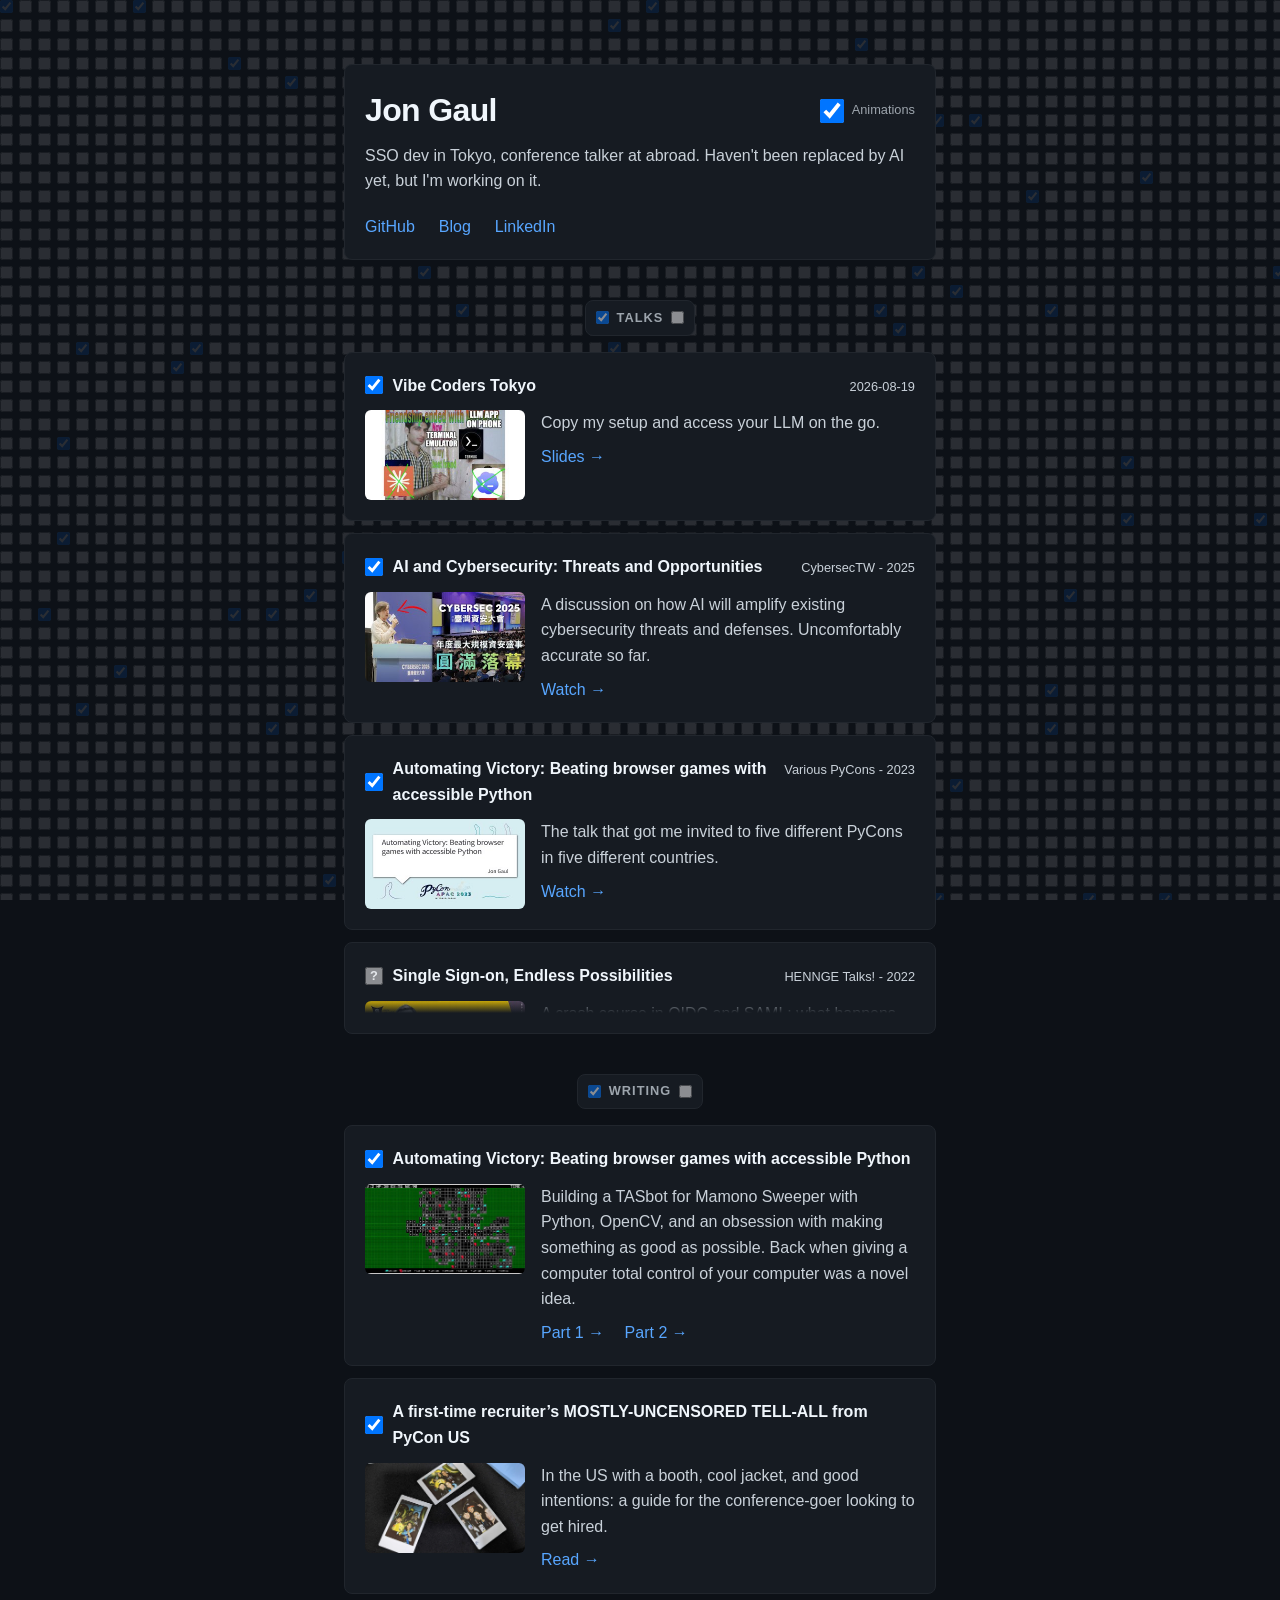
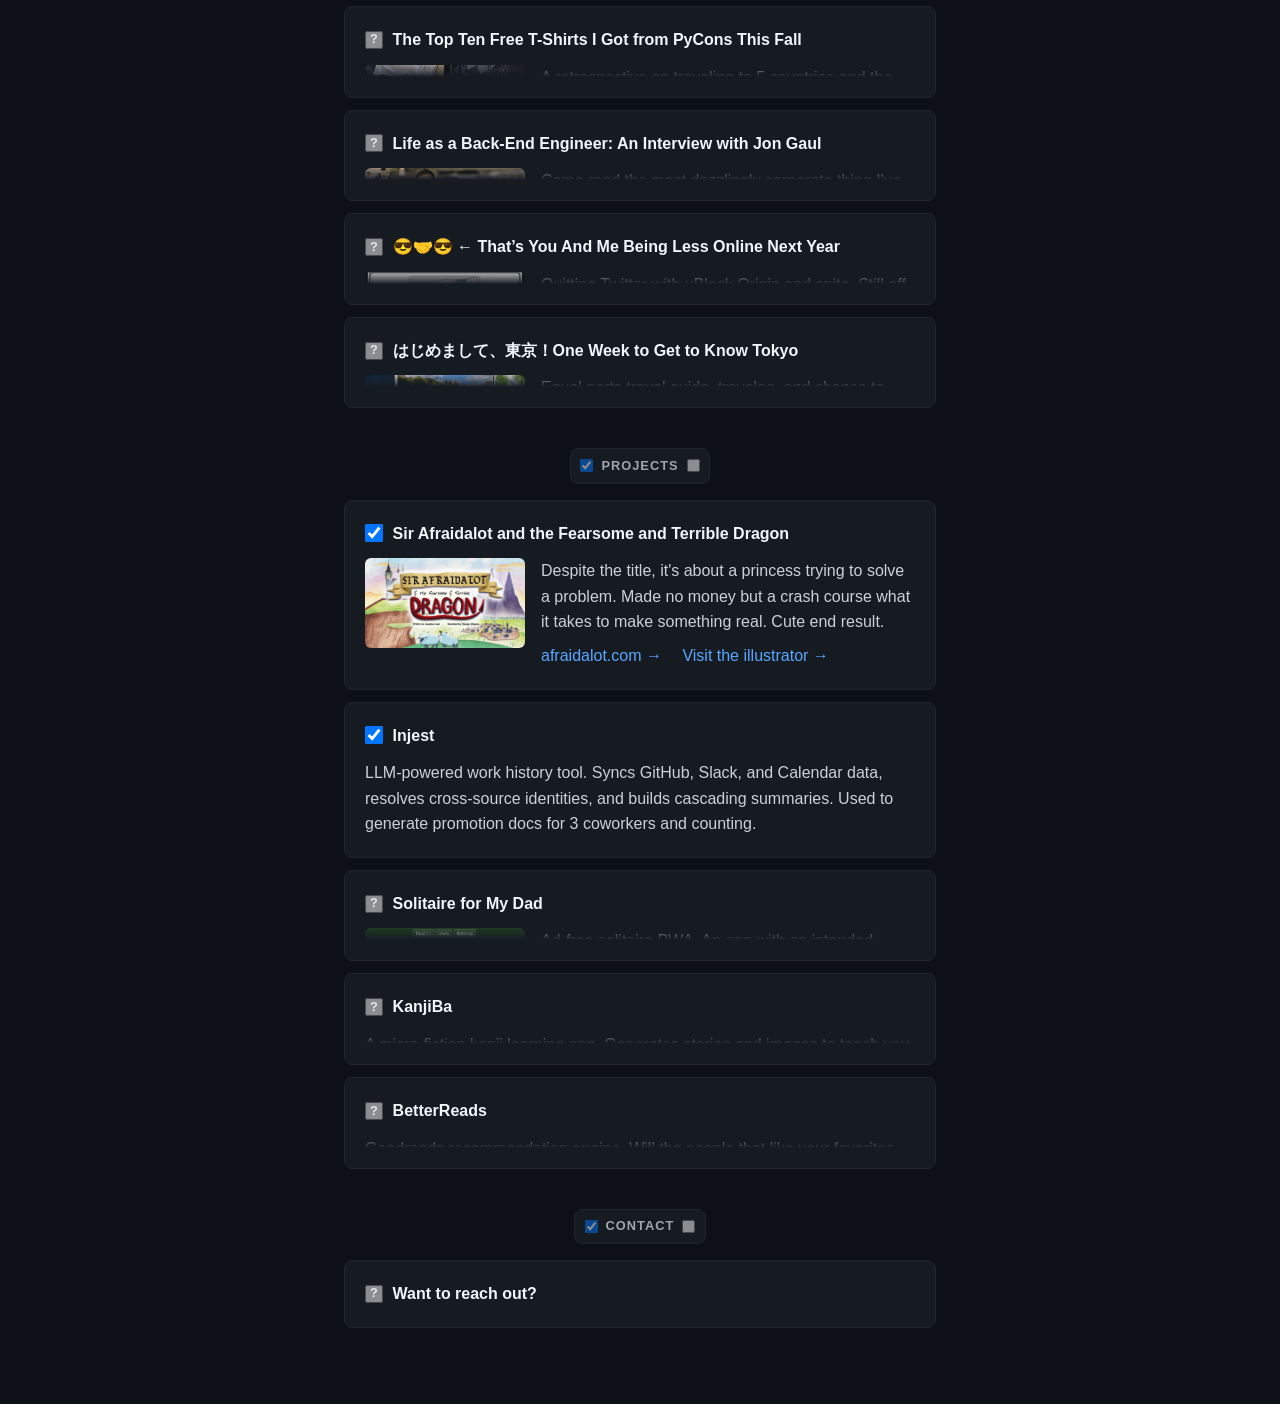
<file: index.html>
<!DOCTYPE html>
<html lang="en">
<head>
  <meta charset="UTF-8">
  <meta name="viewport" content="width=device-width, initial-scale=1.0">
  <title>Jon Gaul</title>
  <meta name="description" content="See what I'm up to">
  <meta property="og:title" content="Jon Gaul">
  <meta property="og:description" content="See what I'm up to">
  <meta property="og:image" content="https://jongaul.com/img/cybersec-tw.jpg">
  <meta property="og:type" content="website">
  <meta name="twitter:card" content="summary_large_image">
  <meta name="twitter:title" content="Jon Gaul">
  <meta name="twitter:description" content="See what I'm up to!">
  <meta name="twitter:image" content="https://jongaul.com/img/cybersec-tw.jpg">
  <meta name="theme-color" content="#0d1117">
  <link rel="icon" href="favicon.ico">
  <link rel="stylesheet" href="style.css">
</head>
<body>
  <div id="checkboxes" aria-hidden="true"></div>
  <main>
    <header class="card header-card">
      <div class="header-top">
        <h1>Jon Gaul</h1>
        <label class="motion-toggle"><input type="checkbox" id="motion" checked> Animations</label>
      </div>
      <p class="tagline">SSO dev in Tokyo, conference talker at abroad. Haven't been replaced by AI yet, but I'm working on it.</p>
      <nav>
        <a href="https://github.com/jgaul3" target="_blank" rel="noopener">GitHub</a>
        <a href="https://medium.com/@jon.gaul" target="_blank" rel="noopener">Blog</a>
        <a href="https://www.linkedin.com/in/jgaul3/" target="_blank" rel="noopener">LinkedIn</a>
      </nav>
    </header>

    <section>
      <h2><input type="checkbox" checked aria-hidden="true">Talks<input type="checkbox" aria-hidden="true"></h2>
      <div class="card expandable">
        <label class="card-header"><input type="checkbox" checked aria-label="Expand Vibe Coders Tokyo"><h3>Vibe Coders Tokyo<span class="meta">2026-08-19</span></h3></label>
        <div class="card-expand"><div class="card-expand-inner">
          <img class="thumb" src="img/vibe-coders-tokyo.jpg" alt="">
          <div class="card-body">
            <p>Copy my setup and access your LLM on the go.</p>
            <a href="/vibe-coding-slides/" class="link" aria-label="View Vibe Coders Tokyo slides">Slides →</a>
          </div>
        </div></div>
      </div>
      <div class="card expandable">
        <label class="card-header"><input type="checkbox" checked aria-label="Expand AI and Cybersecurity"><h3>AI and Cybersecurity: Threats and Opportunities<span class="meta">CybersecTW - 2025</span></h3></label>
        <div class="card-expand"><div class="card-expand-inner">
          <img class="thumb" src="img/cybersec-tw.jpg" alt="">
          <div class="card-body">
            <p>A discussion on how AI will amplify existing cybersecurity threats and defenses. Uncomfortably accurate so far.</p>
            <a href="https://www.youtube.com/watch?v=MoIgPzdPlQM" class="link" target="_blank" rel="noopener" aria-label="Watch AI and Cybersecurity talk">Watch →</a>
          </div>
        </div></div>
      </div>
      <div class="card expandable">
        <label class="card-header"><input type="checkbox" checked aria-label="Expand PyCon Circuit"><h3>Automating Victory: Beating browser games with accessible Python<span class="meta">Various PyCons - 2023</span></h3></label>
        <div class="card-expand"><div class="card-expand-inner">
          <img class="thumb" src="img/pycon-circuit.jpg" alt="">
          <div class="card-body">
            <p>The talk that got me invited to five different PyCons in five different countries.</p>
            <a href="https://www.youtube.com/watch?v=HydHUgTPCno" class="link" target="_blank" rel="noopener" aria-label="Watch PyCon Circuit talk">Watch →</a>
          </div>
        </div></div>
      </div>
      <div class="card expandable">
        <label class="card-header"><input type="checkbox" aria-label="Expand What is Single Sign-On"><h3>Single Sign-on, Endless Possibilities<span class="meta">HENNGE Talks! - 2022</span></h3></label>
        <div class="card-expand"><div class="card-expand-inner">
          <img class="thumb" src="img/sso-talk.jpg" alt="">
          <div class="card-body">
            <p>A crash course in OIDC and SAML: what happens when you click "Sign in with Google" and why you should add it to your site.</p>
            <a href="https://www.youtube.com/watch?v=1_h80XHBzgQ" class="link" target="_blank" rel="noopener" aria-label="Watch What is Single Sign-On talk">Watch →</a>
          </div>
        </div></div>
      </div>
    </section>

    <section>
      <h2><input type="checkbox" checked aria-hidden="true">Writing<input type="checkbox" aria-hidden="true"></h2>
      <div class="card expandable">
        <label class="card-header"><input type="checkbox" checked aria-label="Expand Automating Victory"><h3>Automating Victory: Beating browser games with accessible Python</h3></label>
        <div class="card-expand"><div class="card-expand-inner">
          <img class="thumb" src="img/automating-victory.gif" alt="">
          <div class="card-body">
            <p>Building a TASbot for Mamono Sweeper with Python, OpenCV, and an obsession with making something as good as possible. Back when giving a computer total control of your computer was a novel idea.</p>
            <a href="https://medium.com/henngeblog/automating-victory-beating-browser-games-with-accessible-python-part-1-1a371d9e9234" class="link" target="_blank" rel="noopener" aria-label="Read Automating Victory Part 1">Part 1 →</a>
            <a href="https://medium.com/henngeblog/automating-victory-beating-browser-games-with-accessible-python-part-2-181134e8b589" class="link" target="_blank" rel="noopener" aria-label="Read Automating Victory Part 2">Part 2 →</a>
          </div>
        </div></div>
      </div>
      <div class="card expandable">
        <label class="card-header"><input type="checkbox" checked aria-label="Expand Recruiter Tell-All"><h3>A first-time recruiter’s MOSTLY-UNCENSORED TELL-ALL from PyCon US</h3></label>
        <div class="card-expand"><div class="card-expand-inner">
          <img class="thumb" src="img/tell-all.webp" alt="">
          <div class="card-body">
            <p>In the US with a booth, cool jacket, and good intentions: a guide for the conference-goer looking to get hired.</p>
            <a href="https://medium.com/henngeblog/a-first-time-recruiters-mostly-uncensored-tell-all-from-pycon-us-fcbae22f1d52" class="link" target="_blank" rel="noopener" aria-label="Read Recruiter Tell-All">Read →</a>
          </div>
        </div></div>
      </div>
      <div class="card expandable">
        <label class="card-header"><input type="checkbox" aria-label="Expand T-Shirts"><h3>The Top Ten Free T-Shirts I Got from PyCons This Fall</h3></label>
        <div class="card-expand"><div class="card-expand-inner">
          <img class="thumb" src="img/t-shirts.webp" alt="">
          <div class="card-body">
            <p>A retrospective on traveling to 5 countries and the things I took away from each of them.</p>
            <a href="https://medium.com/henngeblog/day-2-the-top-ten-free-t-shirts-i-got-from-pycons-this-fall-167c78c7d3d2" class="link" target="_blank" rel="noopener" aria-label="Read Top Ten T-Shirts">Read →</a>
          </div>
        </div></div>
      </div>
      <div class="card expandable">
        <label class="card-header"><input type="checkbox" aria-label="Expand Life as a Back-End Engineer"><h3>Life as a Back-End Engineer: An Interview with Jon Gaul</h3></label>
        <div class="card-expand"><div class="card-expand-inner">
          <img class="thumb" src="img/hennge-life.png" alt="">
          <div class="card-body">
            <p>Come read the most dazzlingly corporate thing I've ever written. A casual, off-the-cuff discussion that took hours of rewrites and revisions.</p>
            <a href="https://hennge.com/global/info/henka/interview/202409-life-as-a-back-end-engineer/" class="link" target="_blank" rel="noopener" aria-label="Read Life as a Back-End Engineer">Read →</a>
          </div>
        </div></div>
      </div>
      <div class="card expandable">
        <label class="card-header"><input type="checkbox" aria-label="Expand Being Less Online"><h3>😎🤝😎 ← That’s You And Me Being Less Online Next Year</h3></label>
        <div class="card-expand"><div class="card-expand-inner">
          <img class="thumb" src="img/wii-sports-take-a-break.webp" alt="">
          <div class="card-body">
            <p>Quitting Twitter with uBlock Origin and spite. Still off it at time of writing.</p>
            <a href="https://medium.com/henngeblog/day-4-thats-you-and-me-being-less-online-next-year-6e785f6e74a8" class="link" target="_blank" rel="noopener" aria-label="Read Being Less Online">Read →</a>
          </div>
        </div></div>
      </div>
      <div class="card expandable">
        <label class="card-header"><input type="checkbox" aria-label="Expand Tokyo Travel Guide"><h3>はじめまして、東京！One Week to Get to Know Tokyo</h3></label>
        <div class="card-expand"><div class="card-expand-inner">
          <img class="thumb" src="img/japan-travel.png" alt="">
          <div class="card-body">
            <p>Equal parts travel guide, travelog, and chance to show off the pics my mom took while she was in town.</p>
            <a href="https://medium.com/henngeblog/day-9-%E3%81%AF%E3%81%98%E3%82%81%E3%81%BE%E3%81%97%E3%81%A6-%E6%9D%B1%E4%BA%AC-one-week-to-get-to-know-tokyo-d1bea226c5a6" class="link" target="_blank" rel="noopener" aria-label="Read Tokyo Travel Guide">Read →</a>
          </div>
        </div></div>
      </div>
    </section>

    <section>
      <h2><input type="checkbox" checked aria-hidden="true">Projects<input type="checkbox" aria-hidden="true"></h2>
      <div class="card expandable">
        <label class="card-header"><input type="checkbox" checked aria-label="Expand afraidalot"><h3>Sir Afraidalot and the Fearsome and Terrible Dragon</h3></label>
        <div class="card-expand"><div class="card-expand-inner">
          <img class="thumb" src="img/afraidalot.webp" alt="">
          <div class="card-body">
            <p>Despite the title, it's about a princess trying to solve a problem. Made no money but a crash course what it takes to make something real. Cute end result.</p>
            <a href="https://afraidalot.com" class="link" target="_blank" rel="noopener" aria-label="Visit afraidalot.com">afraidalot.com →</a>
            <a href="https://www.hmooneyart.com/" class="link" target="_blank" rel="noopener" aria-label="Visit the illustrator">Visit the illustrator →</a>
          </div>
        </div></div>
      </div>
      <div class="card expandable">
        <label class="card-header"><input type="checkbox" checked aria-label="Expand Injest"><h3>Injest</h3></label>
        <div class="card-expand"><div class="card-expand-inner">
          <p>LLM-powered work history tool. Syncs GitHub, Slack, and Calendar data, resolves cross-source identities, and builds cascading summaries. Used to generate promotion docs for 3 coworkers and counting.</p>
        </div></div>
      </div>
      <div class="card expandable">
        <label class="card-header"><input type="checkbox" aria-label="Expand Solitaire for My Dad"><h3>Solitaire for My Dad</h3></label>
        <div class="card-expand"><div class="card-expand-inner">
          <img class="thumb" src="img/solitaire.webp" alt="">
          <div class="card-body">
            <p>Ad-free solitaire PWA. An app with an intended audience of one.</p>
            <a href="https://jgaul3.github.io/solitaire-for-my-dad/" class="link" target="_blank" rel="noopener" aria-label="Play Solitaire for My Dad">Play →</a>
            <a href="https://github.com/jgaul3/solitaire-for-my-dad" class="link" target="_blank" rel="noopener" aria-label="Solitaire source code">Source →</a>
          </div>
        </div></div>
      </div>
      <div class="card expandable">
        <label class="card-header"><input type="checkbox" aria-label="Expand KanjiBa"><h3>KanjiBa</h3></label>
        <div class="card-expand"><div class="card-expand-inner">
          <p>A micro-fiction kanji learning app. Generates stories and images to teach you a few kanji in context. An excuse to run a local AI pipeline across every computer I own.</p>
        </div></div>
      </div>
      <div class="card expandable">
        <label class="card-header"><input type="checkbox" aria-label="Expand BetterReads"><h3>BetterReads</h3></label>
        <div class="card-expand"><div class="card-expand-inner">
          <p>Goodreads recommendation engine. Will the people that like your favorites have favorites you'll like?</p>
        </div></div>
      </div>
    </section>

    <section>
      <h2><input type="checkbox" checked aria-hidden="true">Contact<input type="checkbox" aria-hidden="true"></h2>
      <div class="card expandable">
        <label class="card-header"><input type="checkbox" id="contact-reveal" aria-label="Reveal email"><h3><span class="contact-text">Want to reach out?</span></h3></label>
      </div>
    </section>

  </main>
  <script>
    const container = document.getElementById('checkboxes');
    const size = 19;
    let boxes;
    const mobile = navigator.maxTouchPoints > 0;
    const gridW = mobile ? window.innerWidth : 3840;
    const gridH = mobile ? window.innerHeight : 2160;
    const cols = Math.ceil(gridW / size);
    const rows = Math.ceil(gridH / size);
    const fragment = document.createDocumentFragment();
    for (let i = 0; i < rows * cols; i++) {
      const cb = document.createElement('input');
      cb.type = 'checkbox';
      fragment.appendChild(cb);
    }
    container.appendChild(fragment);
    container.style.setProperty('--cols', cols);
    boxes = container.querySelectorAll('input');

    const motionToggle = document.getElementById('motion');
    let animated = !window.matchMedia('(prefers-reduced-motion: reduce)').matches;
    motionToggle.checked = animated;

    motionToggle.addEventListener('change', () => {
      animated = motionToggle.checked;
    });

    let visCols = Math.ceil(window.innerWidth / size);
    let visRows = Math.ceil(window.innerHeight / size);
    window.addEventListener('resize', () => {
      visCols = Math.ceil(window.innerWidth / size);
      visRows = Math.ceil(window.innerHeight / size);
    });
    (function tick() {
      if (animated) {
        const r = Math.floor(Math.random() * visRows);
        const c = Math.floor(Math.random() * visCols);
        const idx = r * cols + c;
        boxes[idx].checked = !boxes[idx].checked;
      }
      requestAnimationFrame(tick);
    })();

    const radius = 2;

    function activateNear(x, y) {
      const col = Math.floor(x / size);
      const row = Math.floor(y / size);
      for (let dr = -radius; dr <= radius; dr++) {
        for (let dc = -radius; dc <= radius; dc++) {
          if (dr * dr + dc * dc > radius * radius) continue;
          const r = row + dr;
          const c = col + dc;
          if (r < 0 || c < 0 || c >= cols) continue;
          const idx = r * cols + c;
          if (idx >= 0 && idx < boxes.length) {
            boxes[idx].checked = true;
          }
        }
      }
    }

    let lastCol = -1, lastRow = -1;
    function handleMove(x, y) {
      if (!animated) return;
      const col = Math.floor(x / size);
      const row = Math.floor(y / size);
      if (col === lastCol && row === lastRow) return;
      lastCol = col;
      lastRow = row;
      activateNear(x, y);
    }
    document.addEventListener('mousemove', (e) => {
      handleMove(e.clientX, e.clientY);
    });
    document.addEventListener('touchmove', (e) => {
      const t = e.touches[0];
      handleMove(t.clientX, t.clientY);
    }, { passive: true });

    document.getElementById('contact-reveal').addEventListener('change', function() {
      const span = document.querySelector('.contact-text');
      if (this.checked) {
        const d = 'gmail.com';
        const u = 'jgaul3';
        const addr = u + '@' + d;
        span.innerHTML = 'Email me at <a href="mailto:' + addr + '" class="contact-email">' + addr + '</a>';
      } else {
        span.textContent = 'Want to reach out?';
      }
    });
  </script>
</body>
</html>
</file>
<file: style.css>
:root {
  --color-bg: #0d1117;
  --color-surface: #161b22;
  --color-border: #21262d;
  --color-border-hover: #30363d;
  --color-text: #c9d1d9;
  --color-text-bright: #f0f6fc;
  --color-text-muted: #9da5ad;
  --color-accent: #58a6ff;

  --text-xl: 2rem;
  --text-base: 1rem;
  --text-sm: 0.8rem;
}

* {
  margin: 0;
  padding: 0;
  box-sizing: border-box;
}

body {
  font-family: -apple-system, BlinkMacSystemFont, "Segoe UI", Helvetica, Arial, sans-serif;
  background: var(--color-bg);
  color: var(--color-text);
  line-height: 1.6;
  -webkit-font-smoothing: antialiased;
  position: relative;
}

#checkboxes {
  position: fixed;
  top: 0;
  left: 0;
  width: 100vw;
  height: 100vh;
  display: grid;
  grid-template-columns: repeat(var(--cols), 13px);
  gap: 6px;
  pointer-events: none;
  z-index: 0;
  overflow: hidden;
}

#checkboxes input[type="checkbox"] {
  appearance: auto;
  width: 13px;
  height: 13px;
  margin: 0;
  padding: 0;
  opacity: 0.12;
  pointer-events: auto;
  cursor: pointer;
}

main {
  max-width: 640px;
  margin: 0 auto;
  padding: 4rem 1.5rem;
  position: relative;
  z-index: 1;
  pointer-events: none;
}

main .card, main a, main input {
  pointer-events: auto;
}

header {
  margin-bottom: 3rem;
}

h1 {
  font-size: var(--text-xl);
  color: var(--color-text-bright);
  font-weight: 700;
  letter-spacing: -0.02em;
}

.tagline {
  margin-top: 0.75rem;
  font-size: var(--text-base);
  color: var(--color-text);
}

.header-top {
  display: flex;
  justify-content: space-between;
  align-items: center;
}

.motion-toggle {
  display: flex;
  align-items: center;
  gap: 0.5rem;
  font-size: var(--text-sm);
  color: var(--color-text-muted);
  cursor: pointer;
  white-space: nowrap;
}

.motion-toggle input[type="checkbox"] {
  appearance: auto;
  width: 24px;
  height: 24px;
  cursor: pointer;
}

nav {
  margin-top: 1.25rem;
  display: flex;
  gap: 1.5rem;
}

nav a {
  color: var(--color-accent);
  text-decoration: none;
  font-size: var(--text-base);
  font-weight: 500;
}

nav a:hover {
  text-decoration: underline;
}

h2 {
  font-size: var(--text-sm);
  font-weight: 600;
  text-transform: uppercase;
  letter-spacing: 0.08em;
  color: var(--color-text-muted);
  margin-bottom: 1rem;
  margin-top: 2.5rem;
  background: var(--color-surface);
  border: 1px solid var(--color-border);
  display: flex;
  align-items: center;
  gap: 0.5rem;
  width: fit-content;
  margin-left: auto;
  margin-right: auto;
  padding: 0.4rem 0.6rem;
  border-radius: 8px;
}

h2 input[type="checkbox"] {
  appearance: auto;
  width: 13px;
  height: 13px;
  margin: 0;
  opacity: 0.5;
}

.card {
  border: 1px solid var(--color-border);
  border-radius: 8px;
  padding: 1.25rem;
  margin-bottom: 0.75rem;
  background: var(--color-surface);
  transition: border-color 0.15s;
  display: flex;
  gap: 1rem;
  align-items: start;
}

.card.expandable {
  display: block;
  position: relative;
}

.card-header {
  display: flex;
  align-items: center;
  gap: 0.6rem;
  cursor: pointer;
  position: relative;
}

.card-header:not(:has(:checked))::before {
  content: '?';
  position: absolute;
  left: 0;
  width: 18px;
  height: 18px;
  display: flex;
  align-items: center;
  justify-content: center;
  font-size: var(--text-sm);
  font-weight: 700;
  color: var(--color-text);
  pointer-events: none;
}

.card-header input[type="checkbox"] {
  appearance: auto;
  width: 18px;
  height: 18px;
  flex-shrink: 0;
  cursor: pointer;
}

.card-header input[type="checkbox"]:not(:checked) {
  opacity: 0.5;
  transition: opacity 0.15s;
}

.card-header:hover input[type="checkbox"]:not(:checked) {
  opacity: 0.8;
}

.card-expand {
  display: grid;
  grid-template-rows: minmax(1.5rem, 0fr);
  transition: grid-template-rows 0.25s ease;
  position: relative;
}

.card-expand::after {
  content: '';
  position: absolute;
  bottom: 0;
  left: 0;
  right: 0;
  height: 1rem;
  background: linear-gradient(to bottom, transparent, var(--color-surface));
  pointer-events: none;
  transition: opacity 0.25s ease;
}

.card-header:has(:checked) + .card-expand::after {
  opacity: 0;
}

.card-expand > .card-expand-inner {
  overflow: hidden;
  display: flex;
  gap: 1rem;
  align-items: start;
}

.card-header:has(:checked) + .card-expand {
  grid-template-rows: minmax(1.5rem, 1fr);
}

.card-expand-inner {
  padding-top: 0.75rem;
}

.card .thumb {
  width: 160px;
  aspect-ratio: 16 / 9;
  border-radius: 6px;
  object-fit: cover;
  flex-shrink: 0;
}

.card .card-body {
  flex: 1;
  min-width: 0;
}

.card-expand-inner > :first-child,
.card .card-body > :first-child {
  margin-top: 0;
}

.card:hover {
  border-color: var(--color-border-hover);
}

.header-card {
  display: block;
}

.card h3 {
  font-size: var(--text-base);
  color: var(--color-text-bright);
  font-weight: 600;
  display: flex;
  justify-content: space-between;
  align-items: baseline;
  gap: 0.5rem;
  flex: 1;
}

.meta {
  font-weight: 400;
  color: var(--color-text);
  font-size: var(--text-sm);
  text-align: right;
  white-space: nowrap;
}

.card p {
  margin-top: 0.4rem;
  font-size: var(--text-base);
  color: var(--color-text);
}

.card a {
  color: var(--color-accent);
  text-decoration: none;
}

.card a:hover {
  text-decoration: underline;
}

.link {
  display: inline-block;
  margin-top: 0.5rem;
  margin-right: 1rem;
  font-size: var(--text-base);
  font-weight: 500;
}

.link:last-child {
  margin-right: 0;
}

.contact-email {
  color: var(--color-accent);
  text-decoration: none;
}

:focus-visible {
  outline: 2px solid var(--color-accent);
  outline-offset: 2px;
}

#checkboxes input:focus-visible {
  border-radius: 4px;
}

@media (max-width: 480px) {
  .card-expand > .card-expand-inner {
    flex-direction: column;
  }

  .card .thumb {
    width: 100%;
  }

  .card h3 {
    flex-direction: column;
    gap: 0.15rem;
  }

  .meta {
    text-align: left;
  }
}
</file>
